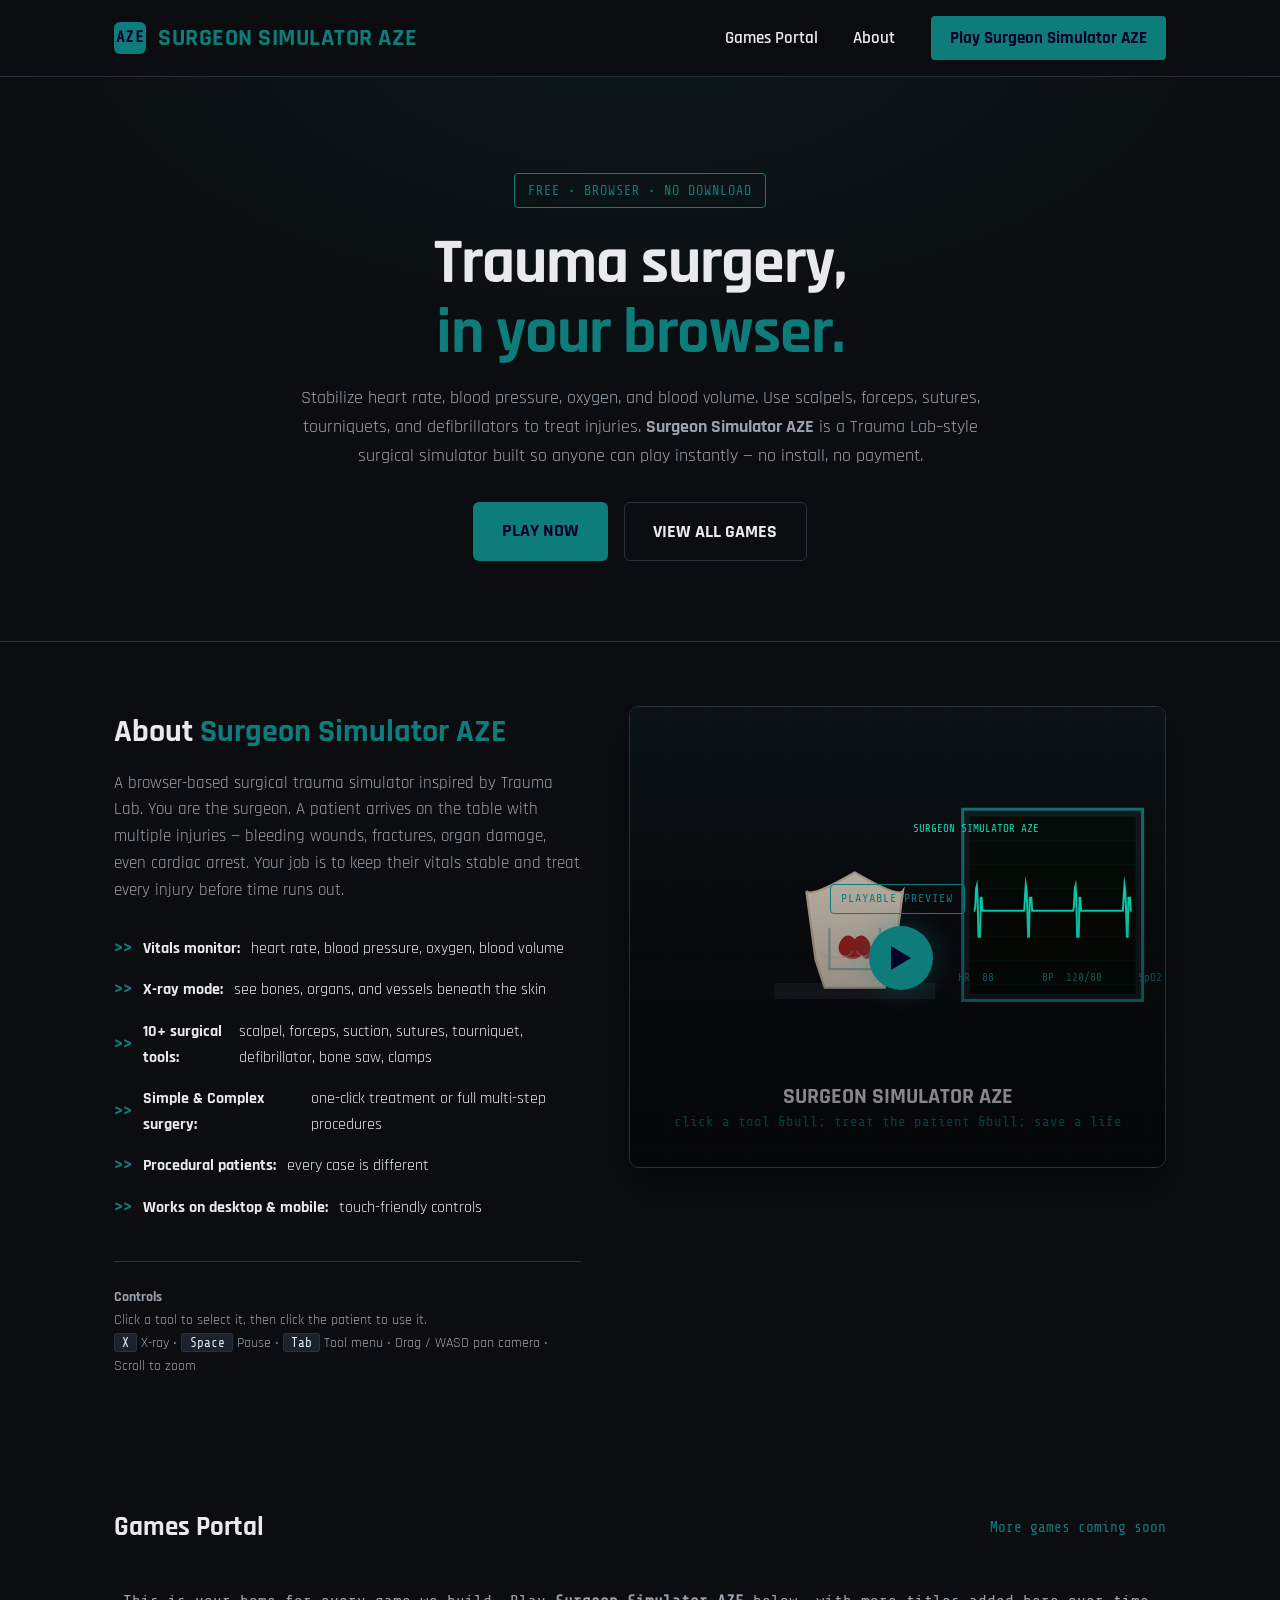
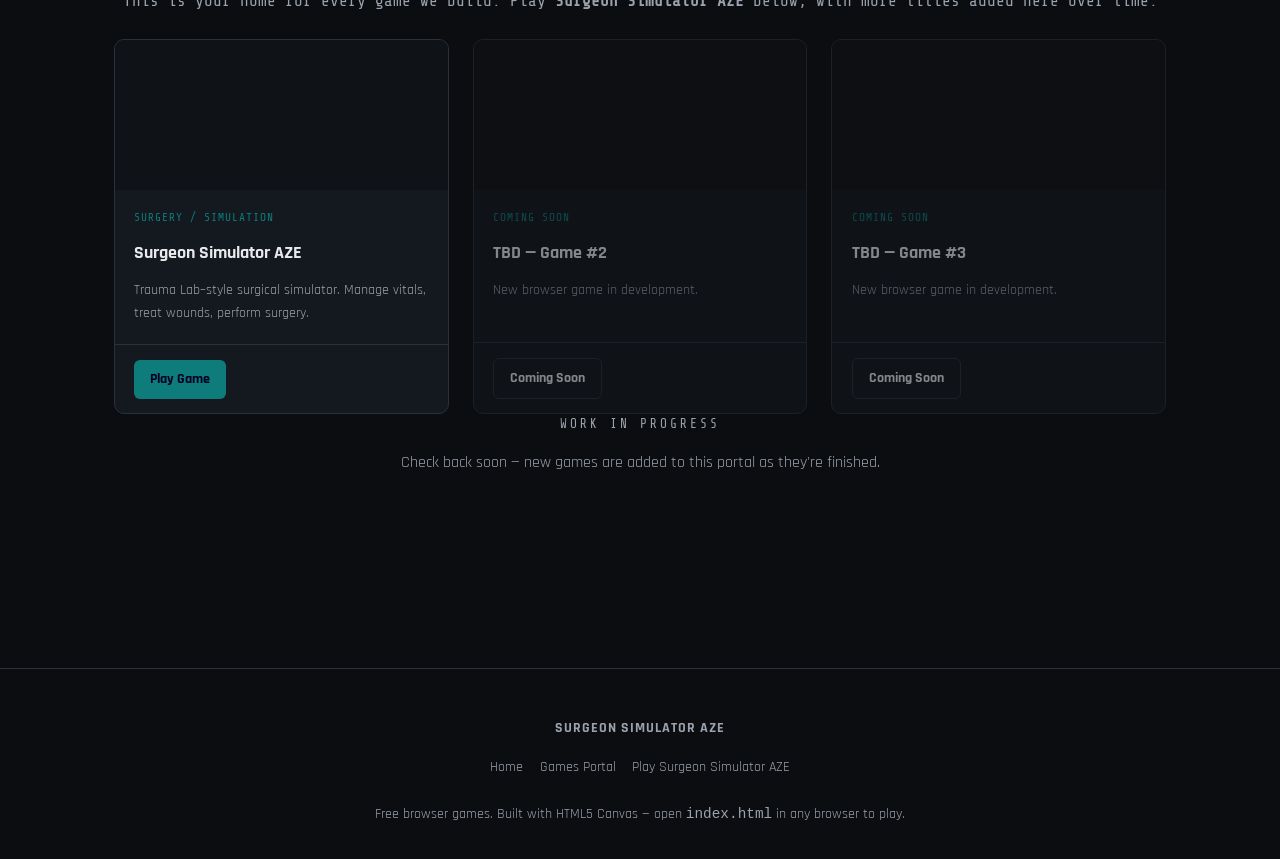
<file: SurgeonSimulatorAZE/index.html>
<!DOCTYPE html>
<html lang="en">
<head>
<meta charset="UTF-8">
<meta name="viewport" content="width=device-width, initial-scale=1.0">
<title>Surgeon Simulator AZE | Play Free Browser Games</title>
<meta name="description" content="Play Surgeon Simulator AZE — a free browser-based surgical trauma simulator. Treat patients, manage vitals, and save lives. Plus a growing portal of free games you can play right in your browser.">
<link rel="preconnect" href="https://fonts.googleapis.com">
<link rel="preconnect" href="https://fonts.gstatic.com" crossorigin>
<link href="https://fonts.googleapis.com/css2?family=Rajdhani:wght@400;600;700&family=Share+Tech+Mono&display=swap" rel="stylesheet">
<style>
  :root {
    --bg: #0b0d10; --panel: #14181f; --panel-2: #1c222b;
    --accent: #0e7c7b; --accent-glow: rgba(14,124,123,0.35);
    --text: #e8eaed; --muted: #9aa3ad;
    --danger: #d64545; --success: #45d686; --warn: #f0b429; --border: #2a313b;
  }
  * { box-sizing: border-box; margin: 0; padding: 0; }
  html { scroll-behavior: smooth; }
  body { background: var(--bg); color: var(--text); font-family: 'Rajdhani', sans-serif; line-height: 1.6; overflow-x: hidden; }
  a { color: var(--accent); text-decoration: none; }
  a:hover { text-decoration: underline; }
  .mono { font-family: 'Share Tech Mono', monospace; }
  nav { position: sticky; top: 0; z-index: 100; background: rgba(11,13,16,0.85); backdrop-filter: blur(8px); border-bottom: 1px solid var(--border); }
  .nav-inner { max-width: 1100px; margin: 0 auto; display: flex; align-items: center; justify-content: space-between; padding: 1rem 1.5rem; }
  .brand { display: flex; align-items: center; gap: 0.75rem; font-weight: 700; font-size: 1.5rem; letter-spacing: 0.5px; }
  .brand .mark { width: 32px; height: 32px; background: var(--accent); border-radius: 6px; display: flex; align-items: center; justify-content: center; font-family: 'Share Tech Mono', monospace; font-weight: 700; font-size: 1rem; color: #002; }
  .nav-links { display: flex; gap: 2.2rem; align-items: center; }
  .nav-links a { color: var(--text); text-decoration: none; font-weight: 600; font-size: 1.05rem; }
  .nav-links a:hover { color: var(--accent); text-decoration: none; }
  .nav-links .btn { background: var(--accent); color: #002; padding: 0.55rem 1.2rem; border-radius: 4px; font-weight: 700; text-decoration: none; transition: transform .2s, box-shadow .2s; }
  .nav-links .btn:hover { transform: translateY(-2px); box-shadow: 0 0 14px var(--accent-glow); text-decoration: none; }
  header.hero { padding: 6rem 1.5rem 5rem; background: radial-gradient(1200px 600px at 50% -10%, rgba(14,124,123,0.10), transparent 60%); border-bottom: 1px solid var(--border); text-align: center; }
  .hero .badge { display: inline-block; font-family: 'Share Tech Mono', monospace; font-size: 0.85rem; padding: 0.35rem 0.8rem; border: 1px solid var(--accent); color: var(--accent); border-radius: 4px; margin-bottom: 1.2rem; letter-spacing: 1px; }
  .hero h1 { font-size: clamp(2.4rem, 5vw, 4.2rem); font-weight: 700; letter-spacing: -1px; margin-bottom: 1rem; line-height: 1.1; }
  .hero h1 span { color: var(--accent); }
  .hero p { font-size: clamp(1.05rem, 1.4vw, 1.35rem); color: var(--muted); max-width: 700px; margin: 0 auto 2rem; }
  .hero-actions { display: flex; gap: 1rem; justify-content: center; flex-wrap: wrap; }
  .btn { display: inline-block; padding: 0.9rem 1.8rem; border-radius: 6px; font-weight: 700; font-size: 1.1rem; cursor: pointer; border: none; transition: transform .2s, box-shadow .2s, opacity .2s; }
  .btn-primary { background: var(--accent); color: #002; box-shadow: 0 0 0 0 var(--accent-glow); }
  .btn-primary:hover { transform: translateY(-2px); box-shadow: 0 0 20px var(--accent-glow); opacity: 0.95; }
  .btn-outline { background: transparent; color: var(--text); border: 1px solid var(--border); }
  .btn-outline:hover { border-color: var(--accent); color: var(--accent); }
  .preview { max-width: 1100px; margin: 0 auto; padding: 4rem 1.5rem; display: grid; grid-template-columns: 1fr 1.15fr; gap: 3rem; align-items: start; }
  .preview-text h2 { font-size: 2rem; margin-bottom: 0.75rem; }
  .preview-text h2 span { color: var(--accent); }
  .preview-text p { color: var(--muted); margin-bottom: 1rem; font-size: 1.05rem; }
  .features { list-style: none; margin: 1.5rem 0 2rem; }
  .features li { padding: 0.5rem 0; color: var(--text); font-size: 1rem; display: flex; align-items: center; gap: 0.7rem; }
  .features li::before { content: ">>"; color: var(--accent); font-family: 'Share Tech Mono', monospace; font-weight: 700; }
  .controls { color: var(--muted); font-size: 0.9rem; border-top: 1px solid var(--border); padding-top: 1.5rem; margin-top: 1.5rem; }
  .controls kbd { font-family: 'Share Tech Mono', monospace; background: var(--panel-2); border: 1px solid var(--border); border-radius: 3px; padding: 0.1rem 0.45rem; color: var(--text); font-size: 0.8rem; }
  .preview-wrap { position: relative; border: 1px solid var(--border); border-radius: 10px; overflow: hidden; background: #0f1216; box-shadow: 0 20px 40px rgba(0,0,0,0.45); }
  .preview-wrap::before { content: ""; position: absolute; inset: 0; background: linear-gradient(180deg, rgba(14,124,123,0.06) 0%, transparent 45%, rgba(14,124,123,0.03) 100%); pointer-events: none; }
  .preview-canvas { width: 100%; height: 460px; display: block; background: #0a0c10; }
  .preview-overlay { position: absolute; inset: 0; display: flex; flex-direction: column; align-items: center; justify-content: center; gap: 0.8rem; padding: 1.5rem; background: linear-gradient(transparent, rgba(0,0,0,0.55)); }
  .preview-tag { font-family: 'Share Tech Mono', monospace; font-size: 0.75rem; padding: 0.25rem 0.65rem; border: 1px solid var(--accent); color: var(--accent); border-radius: 4px; letter-spacing: 1px; }
  .play-icon { width: 64px; height: 64px; background: var(--accent); border-radius: 50%; display: grid; place-items: center; filter: drop-shadow(0 0 14px var(--accent-glow)); transform: translateX(4px); }
  .play-icon::after { content: ""; display: block; width: 0; height: 0; border-style: solid; border-width: 12px 0 12px 20px; border-color: transparent transparent transparent #002; }
  .portal { max-width: 1100px; margin: 0 auto; padding: 4rem 1.5rem 6rem; }
  .section-head { display: flex; align-items: center; justify-content: space-between; margin-bottom: 2.5rem; flex-wrap: wrap; gap: 1rem; }
  .section-head h2 { font-size: 1.7rem; }
  .section-head .mono { color: var(--accent); font-size: 0.9rem; }
  .games-grid { display: grid; grid-template-columns: repeat(auto-fill, minmax(260px, 1fr)); gap: 1.5rem; }
  .game-card { background: var(--panel); border: 1px solid var(--border); border-radius: 10px; overflow: hidden; transition: transform .2s, border-color .2s; display: flex; flex-direction: column; }
  .game-card:hover { transform: translateY(-4px); border-color: var(--accent); }
  .card-thumb { height: 150px; background: #0f1216; position: relative; overflow: hidden; }
  .card-thumb img { width: 100%; height: 100%; object-fit: cover; opacity: 0.55; display: block; }
  .card-thumb::after { content: "PLAY"; position: absolute; inset: 0; display: grid; place-items: center; background: rgba(0,0,0,0.45); color: var(--accent); font-family: 'Share Tech Mono', monospace; font-weight: 700; letter-spacing: 2px; opacity: 0; transition: opacity .2s; }
  .game-card:hover .card-thumb::after { opacity: 1; }
  .card-body { padding: 1.2rem; display: flex; flex-direction: column; gap: 0.7rem; flex: 1; }
  .card-body .cat { font-family: 'Share Tech Mono', monospace; font-size: 0.7rem; color: var(--accent); text-transform: uppercase; letter-spacing: 1px; }
  .card-body h3 { font-size: 1.15rem; margin: 0; }
  .card-body p { color: var(--muted); font-size: 0.9rem; flex: 1; }
  .card-footer { border-top: 1px solid var(--border); padding: 0.9rem 1.2rem; display: flex; justify-content: space-between; align-items: center; }
  .card-footer .btn { padding: 0.5rem 1rem; font-size: 0.9rem; }
  .coming-soon { max-width: 700px; margin: 0 auto 6rem; text-align: center; padding: 0 1.5rem; }
  .coming-soon .mono { color: var(--muted); letter-spacing: 3px; font-size: 0.8rem; text-transform: uppercase; margin-bottom: 1rem; display: block; }
  footer { border-top: 1px solid var(--border); padding: 3rem 1.5rem 2rem; color: var(--muted); font-size: 0.9rem; text-align: center; }
  footer .row { max-width: 1100px; margin: 0 auto 1.5rem; display: flex; flex-direction: column; gap: 1rem; align-items: center; flex-wrap: wrap; }
  footer a { color: var(--muted); margin: 0 0.4rem; }
  footer a:hover { color: var(--text); }
  @media (max-width: 768px) { .preview { grid-template-columns: 1fr; } .nav-links { gap: 1.4rem; font-size: 0.95rem; } .hero-actions { flex-direction: column; align-items: center; } }
</style>
</head>
<body>
<nav>
  <div class="nav-inner">
    <a href="#" class="brand" aria-label="Surgeon Simulator AZE home">
      <div class="mark">AZE</div>
      <span>SURGEON SIMULATOR AZE</span>
    </a>
    <div class="nav-links">
      <a href="#games">Games Portal</a>
      <a href="#about">About</a>
      <a href="surgeon-simulator-aze/index.html" class="btn">Play Surgeon Simulator AZE</a>
    </div>
  </div>
</nav>
<header class="hero">
  <div class="badge">FREE &bull; BROWSER &bull; NO DOWNLOAD</div>
  <h1>Trauma surgery,<br><span>in your browser.</span></h1>
  <p>Stabilize heart rate, blood pressure, oxygen, and blood volume. Use scalpels, forceps, sutures, tourniquets, and defibrillators to treat injuries. <strong>Surgeon Simulator AZE</strong> is a Trauma Lab–style surgical simulator built so anyone can play instantly — no install, no payment.</p>
  <div class="hero-actions">
    <a href="surgeon-simulator-aze/index.html" class="btn btn-primary">PLAY NOW</a>
    <a href="#games" class="btn btn-outline">VIEW ALL GAMES</a>
  </div>
</header>
<section class="preview" id="about">
  <div class="preview-text">
    <h2>About <span>Surgeon Simulator AZE</span></h2>
    <p>A browser-based surgical trauma simulator inspired by Trauma Lab. You are the surgeon. A patient arrives on the table with multiple injuries — bleeding wounds, fractures, organ damage, even cardiac arrest. Your job is to keep their vitals stable and treat every injury before time runs out.</p>
    <ul class="features">
      <li><strong>Vitals monitor:</strong> heart rate, blood pressure, oxygen, blood volume</li>
      <li><strong>X-ray mode:</strong> see bones, organs, and vessels beneath the skin</li>
      <li><strong>10+ surgical tools:</strong> scalpel, forceps, suction, sutures, tourniquet, defibrillator, bone saw, clamps</li>
      <li><strong>Simple &amp; Complex surgery:</strong> one-click treatment or full multi-step procedures</li>
      <li><strong>Procedural patients:</strong> every case is different</li>
      <li><strong>Works on desktop &amp; mobile:</strong> touch-friendly controls</li>
    </ul>
    <div class="controls">
      <strong>Controls</strong><br>
      Click a tool to select it, then click the patient to use it. <br>
      <kbd>X</kbd> X-ray &bull; <kbd>Space</kbd> Pause &bull; <kbd>Tab</kbd> Tool menu &bull; Drag / WASD pan camera &bull; Scroll to zoom
    </div>
  </div>
  <div class="preview-wrap">
    <canvas id="prevCanvas" class="preview-canvas" role="img" aria-label="Surgeon Simulator AZE gameplay preview"></canvas>
    <div class="preview-overlay">
      <div class="preview-tag">PLAYABLE PREVIEW</div>
      <div class="play-icon"></div>
    </div>
  </div>
</section>
<section class="portal" id="games">
  <div class="section-head">
    <h2>Games Portal</h2>
    <span class="mono">More games coming soon</span>
  </div>
  <p class="mono" style="color:var(--muted); text-align:center; margin-bottom:1.5rem;">This is your home for every game we build. Play <strong>Surgeon Simulator AZE</strong> below, with more titles added here over time.</p>
  <div class="games-grid">
    <article class="game-card">
      <div class="card-thumb"><canvas width="400" height="220"></canvas></div>
      <div class="card-body">
        <span class="cat">Surgery / Simulation</span>
        <h3>Surgeon Simulator AZE</h3>
        <p>Trauma Lab–style surgical simulator. Manage vitals, treat wounds, perform surgery.</p>
      </div>
      <div class="card-footer"><a href="surgeon-simulator-aze/index.html" class="btn btn-primary">Play Game</a></div>
    </article>
    <article class="game-card" style="opacity:0.55; pointer-events:none;">
      <div class="card-thumb"></div>
      <div class="card-body">
        <span class="cat">Coming Soon</span>
        <h3>TBD — Game #2</h3>
        <p>New browser game in development.</p>
      </div>
      <div class="card-footer"><div class="btn btn-outline" disabled>Coming Soon</div></div>
    </article>
    <article class="game-card" style="opacity:0.55; pointer-events:none;">
      <div class="card-thumb"></div>
      <div class="card-body">
        <span class="cat">Coming Soon</span>
        <h3>TBD — Game #3</h3>
        <p>New browser game in development.</p>
      </div>
      <div class="card-footer"><div class="btn btn-outline" disabled>Coming Soon</div></div>
    </article>
  </div>
  <div class="coming-soon"><span class="mono">work in progress</span><p style="color:var(--muted);">Check back soon — new games are added to this portal as they're finished.</p></div>
</section>
<footer>
  <div class="row"><div style="font-weight:700; letter-spacing:1px;">SURGEON SIMULATOR AZE</div><div><a href="#">Home</a> <a href="#games">Games Portal</a> <a href="surgeon-simulator-aze/index.html">Play Surgeon Simulator AZE</a></div></div>
  <p>Free browser games. Built with HTML5 Canvas &mdash; open <code>index.html</code> in any browser to play.</p>
</footer>
<script src="surgeon-simulator-aze/assets/preview.js"></script>
</body>
</html>
</file>
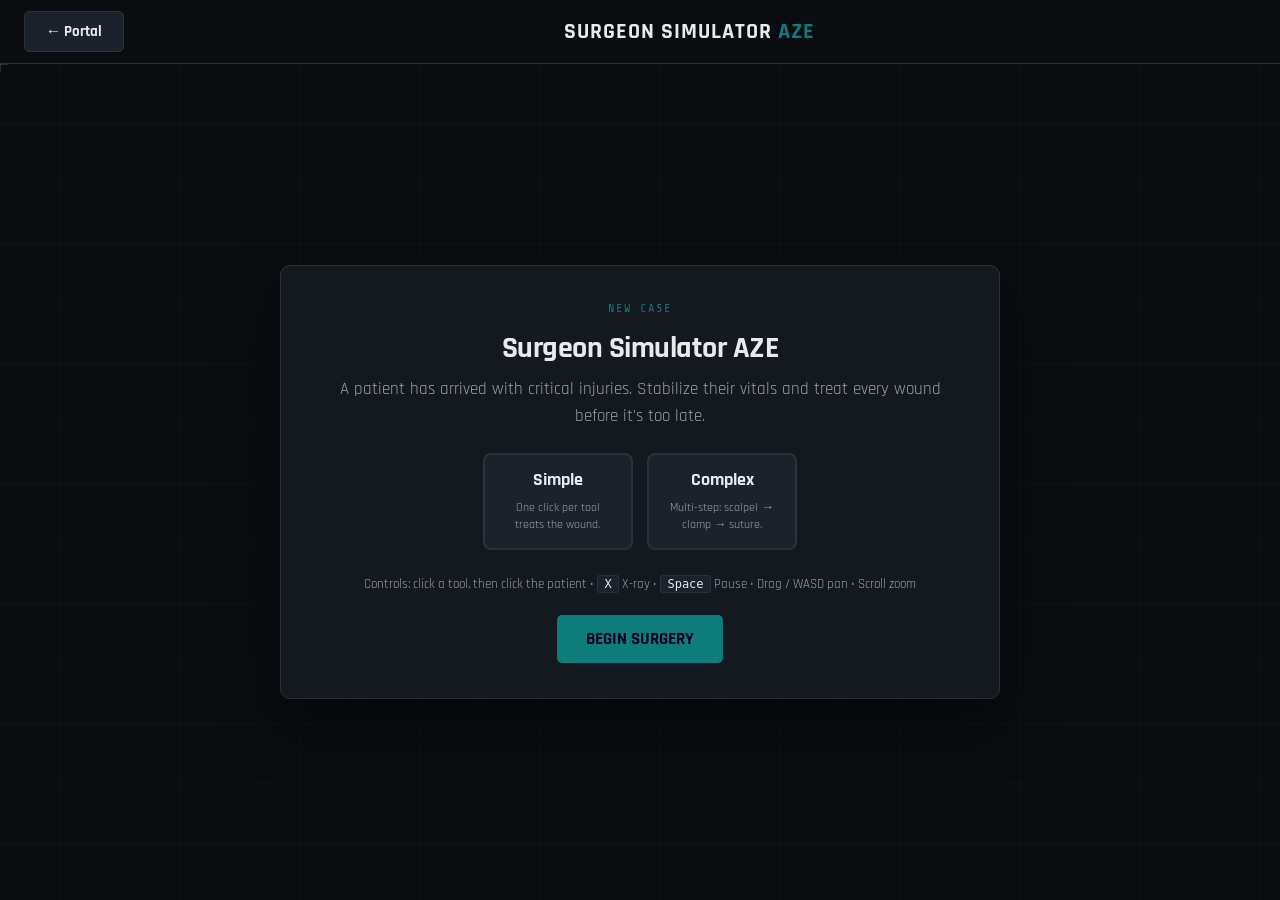
<file: SurgeonSimulatorAZE/surgeon-simulator-aze/index.html>
<!DOCTYPE html>
<html lang="en">
<head>
<meta charset="UTF-8">
<meta name="viewport" content="width=device-width, initial-scale=1.0, maximum-scale=1.0, user-scalable=no">
<title>Surgeon Simulator AZE — Play in Browser</title>
<meta name="description" content="A Trauma Lab–style surgical trauma simulator. Manage vitals, treat wounds, and save lives. Free, no download.">
<link rel="preconnect" href="https://fonts.googleapis.com">
<link rel="preconnect" href="https://fonts.gstatic.com" crossorigin>
<link href="https://fonts.googleapis.com/css2?family=Rajdhani:wght@400;600;700&family=Share+Tech+Mono&display=swap" rel="stylesheet">
<link rel="stylesheet" href="style.css">
</head>
<body>
<header class="game-header">
  <div class="header-inner">
    <button id="backBtn" class="btn ghost" title="Back to games portal">&larr; Portal</button>
    <div class="game-title">SURGEON SIMULATOR <span>AZE</span></div>
    <div class="header-right" id="headerRight"></div>
  </div>
</header>

<div class="wrap" id="wrap">
  <!-- Start / mode screen -->
  <div id="startScreen" class="screen active">
    <div class="card">
      <div class="tag">NEW CASE</div>
      <h1>Surgeon Simulator AZE</h1>
      <p class="lead">A patient has arrived with critical injuries. Stabilize their vitals and treat every wound before it's too late.</p>
      <div class="mode-row">
        <label class="mode-card">
          <input type="radio" name="mode" value="simple" checked>
          <div class="mode-face">Simple</div>
          <div class="mode-desc">One click per tool treats the wound.</div>
        </label>
        <label class="mode-card">
          <input type="radio" name="mode" value="complex">
          <div class="mode-face">Complex</div>
          <div class="mode-desc">Multi-step: scalpel &rarr; clamp &rarr; suture.</div>
        </label>
      </div>
      <div class="hint">Controls: click a tool, then click the patient &bull; <kbd>X</kbd> X-ray &bull; <kbd>Space</kbd> Pause &bull; Drag / WASD pan &bull; Scroll zoom</div>
      <button id="startBtn" class="btn big">BEGIN SURGERY</button>
    </div>
  </div>

  <!-- In-game UI overlay -->
  <div id="hud" class="screen hidden">
    <div class="monitor" id="monitor">
      <div class="mon-row"><span class="mon-label">HR</span><span class="mon-val" id="vHR">--</span><span class="mon-unit">bpm</span></div>
      <div class="mon-row"><span class="mon-label">BP</span><span class="mon-val" id="vBP">--</span><span class="mon-unit">/ mmHg</span></div>
      <div class="mon-row"><span class="mon-label">SpO2</span><span class="mon-val" id="vO2">--</span><span class="mon-unit">%</span></div>
      <div class="mon-row"><span class="mon-label">BLOOD</span><span class="mon-val" id="vBlood">--</span><span class="mon-unit">%</span></div>
      <div class="mon-ecg" id="ecg"></div>
    </div>
    <div class="toolbar" id="toolbar"></div>
    <div class="chart" id="chart"></div>
    <div class="status" id="status">Select a tool.</div>
    <div class="pause" id="pauseOverlay">PAUSED<br><span class="sub">Press Space to resume</span></div>
  </div>

  <!-- Game canvas -->
  <div class="stage" id="stage">
    <canvas id="gameCanvas"></canvas>
    <div class="xray-badge" id="xrayBadge">X-RAY</div>
  </div>

  <!-- End screens -->
  <div id="endScreen" class="screen hidden">
    <div class="card">
      <div id="endIcon" class="end-icon">?</div>
      <h2 id="endTitle">Case Closed</h2>
      <p id="endMsg"></p>
      <div class="score" id="scoreBlock">
        <div><span class="score-label">Score</span><span class="score-val" id="sScore">0</span></div>
        <div><span class="score-label">Wounds Treated</span><span class="score-val" id="sTreated">0</span></div>
        <div><span class="score-label">Time</span><span class="score-val" id="sTime">0s</span></div>
      </div>
      <div class="btn-row">
        <button id="retryBtn" class="btn big">TRY AGAIN</button>
        <button id="portalBtn" class="btn ghost">Back to Portal</button>
      </div>
    </div>
  </div>
</div>

<canvas id="fxCanvas" class="fx"></canvas>
<script src="game.js"></script>
</body>
</html>
</file>
<file: SurgeonSimulatorAZE/surgeon-simulator-aze/style.css>
:root{
  --bg:#0b0d10; --panel:#14181f; --panel-2:#1c222b; --line:#2a313b;
  --accent:#0e7c7b; --accent-dim:#0b5f5e; --accent-glow:rgba(14,124,123,0.35);
  --text:#e8eaed; --muted:#9aa3ad; --danger:#d64545; --success:#45d686; --warn:#f0b429;
}
* { box-sizing: border-box; margin: 0; padding: 0; }
html, body { height: 100%; }
body{
  background: var(--bg); color: var(--text);
  font-family: 'Rajdhani', sans-serif; overflow: hidden; display: flex; flex-direction: column;
}
.mono { font-family: 'Share Tech Mono', monospace; }
a, button { cursor: pointer; }
button { font-family: inherit; border: none; background: none; color: inherit; }
.game-header{
  height: 64px; background: rgba(11,13,16,0.85); backdrop-filter: blur(8px);
  border-bottom: 1px solid var(--line); display: flex; align-items: center; z-index: 60;
  position: sticky; top: 0;
}
.header-inner{ max-width: 1300px; margin: 0 auto; display: flex; align-items: center; justify-content: space-between; padding: 0 1.5rem; width: 100%; }
.game-title{ font-weight: 700; font-size: 1.35rem; letter-spacing: 1px; }
.game-title span{ color: var(--accent); }
.header-right{ display: flex; align-items: center; gap: 0.8rem; font-size: 0.9rem; color: var(--muted); }
.btn{
  display: inline-flex; align-items: center; justify-content: center;
  padding: 0.62rem 1.3rem; border-radius: 5px; font-weight: 700; font-size: 0.95rem;
  transition: transform .15s, box-shadow .15s, opacity .15s;
}
.btn:active{ transform: translateY(1px); }
.btn.ghost{ color: var(--text); border: 1px solid var(--line); background: var(--panel-2); }
.btn.ghost:hover{ border-color: var(--accent); color: var(--accent); }
.btn.big{ background: var(--accent); color: #002; box-shadow: 0 0 0 0 var(--accent-glow); padding: 0.8rem 1.8rem; font-size: 1.05rem; }
.btn.big:hover{ transform: translateY(-2px); box-shadow: 0 0 20px var(--accent-glow); opacity: 0.95; }
.wrap{ flex: 1; position: relative; overflow: hidden; display: flex; flex-direction: column; min-height: 0; }
.stage{
  flex: 1; position: relative; background: #07090c;
  display: grid; place-items: center; overflow: hidden;
}
#gameCanvas{ display: block; max-width: 100%; max-height: 100%; background: #0a0c10; }
.canvas-msg{ position: absolute; inset: 0; display: grid; place-items: center; color: var(--muted); }
.fx{ position: absolute; inset: 0; pointer-events: none; z-index: 5; }
.screen{ position: absolute; inset: 0; display: grid; place-items: center; z-index: 30; }
.screen.hidden{ display: none; }
.screen.active{ display: grid; }
.card{
  width: min(720px, 92vw); background: var(--panel); border: 1px solid var(--line);
  border-radius: 10px; padding: 2.2rem; text-align: center;
  box-shadow: 0 25px 60px rgba(0,0,0,0.45); position: relative; z-index: 35;
}
.tag{ font-family:'Share Tech Mono',monospace; font-size:0.75rem; color:var(--accent); letter-spacing:2px; text-transform:uppercase; margin-bottom:0.9rem; }
h1{ font-size: 1.9rem; margin-bottom: 0.5rem; letter-spacing:-0.5px; }
h1 span{ color: var(--accent); }
.lead{ color: var(--muted); font-size: 1.05rem; margin-bottom: 1.4rem; line-height: 1.6; }
.mode-row{ display: flex; gap: 0.9rem; justify-content: center; margin: 1.2rem 0 1.6rem; flex-wrap: wrap; }
.mode-card{ display: flex; flex-direction: column; align-items: center; gap: 0.5rem;
  border: 2px solid var(--line); border-radius: 8px; padding: 0.9rem 1.1rem; width: 150px; cursor: pointer; transition: .2s; background: var(--panel-2); }
.mode-card:hover{ border-color: var(--accent); background: #1f2630; }
.mode-card input{ display: none; }
.mode-face{ font-weight: 700; font-size: 1.1rem; }
.mode-desc{ font-size: 0.78rem; color: var(--muted); line-height: 1.4; text-align: center; }
.hint{ font-size: 0.82rem; color: var(--muted); margin-bottom: 1.4rem; }
.hint kbd{ background: var(--panel-2); border: 1px solid var(--line); border-radius: 3px; padding: 0.05rem 0.4rem; color: var(--text); font-size: 0.75rem; }
#hud{ display: none; grid-template-columns: 250px 1fr 300px; grid-template-rows: 150px 1fr 60px; gap: 0; height: 100%; padding: 0 6px; overflow: hidden; }
#hud.active{ display: grid; }
.monitor{ grid-column: 1; grid-row: 1 / span 3; background: #06080a; border-right: 2px solid var(--line);
  display: flex; flex-direction: column; padding: 10px; gap: 8px; overflow-y: auto; }
.mon-row{ display: flex; justify-content: space-between; align-items: center; font-family:'Share Tech Mono',monospace; font-size: 0.92rem;
  border-bottom: 1px solid #1c242d; padding-bottom: 6px; }
.mon-label{ color: var(--muted); }
.mon-val{ font-variant-numeric: tabular-nums; min-width: 44px; text-align: right; }
.mon-unit{ color: var(--muted); font-size: 0.75rem; margin-left: 3px; }
.mon-ecg{ height: 70px; border-top: 1px solid var(--line); margin-top: 4px; position: relative; }
.mon-ecg::after{ content:"ECG"; position:absolute; right: 6px; bottom: 6px; font-size: 0.65rem; color: #1c242d; font-family:'Share Tech Mono',monospace; }
.toolbar{ grid-column: 2; grid-row: 3; border-top: 2px solid var(--line); padding: 8px 10px 6px; background: #0c1015;
  display: flex; flex-direction: column; gap: 6px; overflow: auto; }
.toolbar .cat-row{ display: flex; gap: 6px; overflow-x: auto; margin-bottom: 4px; padding-bottom: 4px; }
.toolbar .cat-btn{
  flex-shrink: 0; padding: 0.35rem 0.75rem; border-radius: 4px; font-size: 0.78rem; font-weight: 700;
  font-family:'Share Tech Mono',monospace; border: 1px solid var(--line); color: var(--muted); background: var(--panel-2); white-space: nowrap;
}
.toolbar .cat-btn.active{ border-color: var(--accent); color: var(--accent); background: rgba(14,124,123,0.15); }
.toolbar .tool-row{ display: flex; gap: 6px; flex-wrap: wrap; }
.toolbar .tool-btn{
  flex-shrink: 0; width: 52px; height: 52px; border-radius: 7px; border: 2px solid var(--line);
  background: var(--panel-2); color: var(--muted); display: flex; flex-direction: column; align-items: center; justify-content: center;
  font-size: 0.72rem; font-weight: 700; font-family:'Share Tech Mono',monospace; line-height: 1.15; position: relative; gap: 2px;
}
.toolbar .tool-btn.active{ border-color: var(--accent); color: var(--accent); box-shadow: 0 0 14px var(--accent-glow); background: rgba(14,124,123,0.18); }
.toolbar .tool-btn.used{ opacity: 0.55; filter: grayscale(0.6); }
.toolbar .tool-btn.kbd{ position: absolute; top: 3px; left: 3px; font-size: 0.55rem; padding: 0 3px; border-radius: 2px; background: #0008; color: #fff; }
.chart{ grid-column: 3; grid-row: 1 / span 2; border-left: 2px solid var(--line);
  background: #0a0d12; padding: 10px; overflow-y: auto; display: flex; flex-direction: column; gap: 8px; }
.chart .chart-title{ font-family:'Share Tech Mono',monospace; font-size: 0.75rem; color: var(--accent); border-bottom: 1px solid var(--line); padding-bottom: 5px; margin-bottom: 6px; letter-spacing: 1px; text-transform: uppercase; }
.wound-item{
  background: #0f141a; border: 1px solid #202933; border-radius: 6px; padding: 8px 10px;
  display: flex; justify-content: space-between; align-items: center; font-size: 0.85rem; gap: 10px;
}
.wound-item.treated{ border-color: #224a33; background: #0b1d15; }
.wound-item .name{ font-weight: 700; color: var(--text); }
.wound-item .type{ font-family:'Share Tech Mono',monospace; font-size: 0.68rem; color: var(--muted); text-transform: uppercase; letter-spacing: 0.5px; }
.wound-item .sev{ font-family:'Share Tech Mono',monospace; font-size: 0.7rem; font-weight: 700; }
.wound-item .sev.critical{ color: var(--danger); }
.wound-item .progress{ width: 70px; height: 7px; background: #1c242d; border-radius: 4px; overflow: hidden; border: 1px solid #10161c; }
.wound-item .progress .fill{ height: 100%; background: var(--accent); width: 0%; border-radius: 4px; transition: width .2s; }
.status{ grid-column: 2; grid-row: 3; border-top: 2px solid var(--line); background: #0c1015;
  padding: 0 12px; display: flex; align-items: center; font-family:'Share Tech Mono',monospace; font-size: 0.85rem; color: var(--muted); overflow: hidden; }
.status em{ color: var(--accent); font-style: normal; }
.pause{ grid-column: 1 / span 3; grid-row: 1 / span 3; background: rgba(7,9,12,0.85); backdrop-filter: blur(6px);
  display: none; flex-direction: column; align-items: center; justify-content: center; gap: 8px; z-index: 45; color: var(--accent);
  font-family:'Share Tech Mono',monospace; font-size: 2rem; font-weight: 700; letter-spacing: 4px; text-align: center;
}
.pause.active{ display: flex; }
.pause .sub{ font-size: 0.75rem; letter-spacing: 1px; color: var(--muted); }
.xray-badge{ position: absolute; top: 10px; right: 10px; font-family:'Share Tech Mono',monospace; font-size: 0.7rem;
  padding: 4px 9px; border-radius: 4px; background: rgba(14,124,123,0.15); border: 1px solid var(--accent); color: var(--accent);
  letter-spacing: 1.5px; z-index: 20; display: none; }
.end-icon{ width: 64px; height: 64px; border-radius: 50%; display: grid; place-items: center;
  font-size: 2rem; margin: 0 auto 1rem; border: 2px solid var(--line); background: #0a0c10; }
.end-icon.win{ color: var(--success); border-color: var(--success); box-shadow: 0 0 22px rgba(69,214,134,0.35); }
.end-icon.lose{ color: var(--danger); border-color: var(--danger); box-shadow: 0 0 22px rgba(214,69,69,0.35); }
.score{ margin: 1.4rem 0 1.6rem; display: grid; grid-template-columns: repeat(auto-fit, minmax(120px, 1fr)); gap: 0.8rem; text-align: left; }
.score > div{ background: var(--panel-2); border: 1px solid var(--line); border-radius: 6px; padding: 0.75rem 0.9rem; }
.score-label{ font-size: 0.7rem; color: var(--muted); font-family:'Share Tech Mono',monospace; text-transform: uppercase; letter-spacing: 0.5px; display: block; margin-bottom: 4px; }
.score-val{ font-family:'Share Tech Mono',monospace; font-size: 1.25rem; font-weight: 700; color: var(--accent); }
.btn-row{ display: flex; gap: 0.8rem; justify-content: center; flex-wrap: wrap; }
.tap-hint{ position: absolute; bottom: 20px; left: 50%; transform: translateX(-50%); color: var(--muted); font-size: 0.8rem;
  font-family:'Share Tech Mono',monospace; pointer-events: none; opacity: 0.7; }
@media (max-width: 720px){
  #hud{ grid-template-columns: 1fr; grid-template-rows: 130px auto 60px 40px; }
  .monitor{ grid-column: 1; grid-row: 1; border-right: none; border-bottom: 2px solid var(--line); flex-direction: row; overflow-x: auto; padding: 6px; gap: 10px; }
  .mon-row{ border: none; padding: 0 4px; flex-direction: column; align-items: flex-start; }
  .mon-ecg{ display: none; }
  .toolbar{ grid-column: 1; grid-row: 2; border-top: none; border-bottom: 2px solid var(--line); padding: 6px; max-height: 150px; }
  .chart{ grid-column: 1; grid-row: 3; border-left: none; border-top: 2px solid var(--line); max-height: 38%; overflow: auto; }
  .status{ grid-column: 1; grid-row: 4; border-top: none; padding: 6px 10px; font-size: 0.75rem; }
  .card{ width: 94vw; padding: 1.6rem; }
  .mode-row{ flex-direction: column; align-items: stretch; }
  .mode-card{ width: 100%; flex-direction: row; text-align: left; padding: 0.8rem 1rem; }
  .mode-card .mode-face{ margin-right: auto; }
}
</file>
